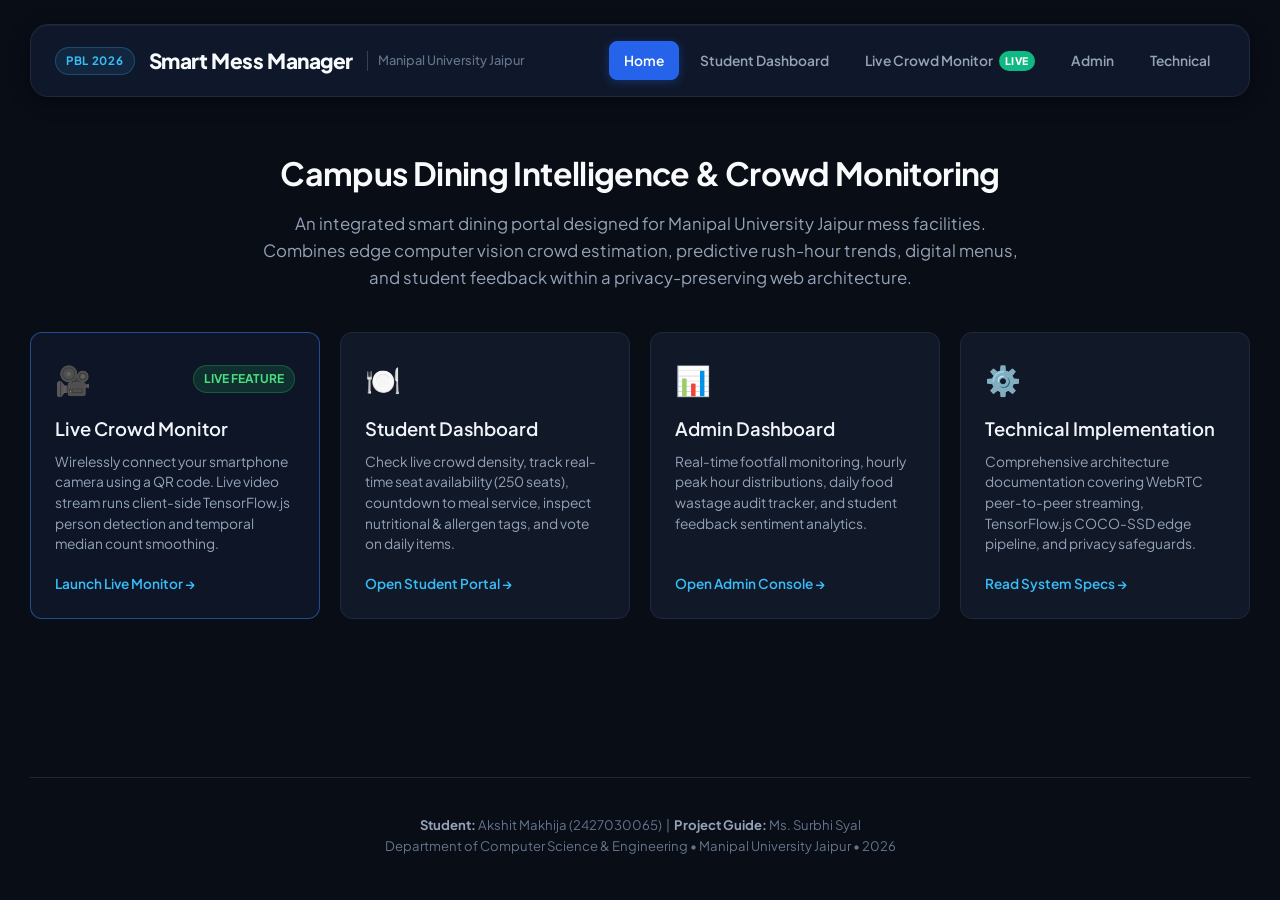
<file: demo/index.html>
<!DOCTYPE html>
<html lang="en">
<head>
    <meta charset="UTF-8">
    <meta name="viewport" content="width=device-width, initial-scale=1.0">
    <title>Smart Mess Manager - Campus Dining Portal</title>
    <link rel="stylesheet" href="styles.css">
    <style>
        .portal-hero {
            text-align: center;
            padding: 32px 16px 40px;
            max-width: 800px;
            margin: 0 auto;
        }
        .portal-hero h2 {
            font-size: 2rem;
            font-weight: 700;
            color: #f8fafc;
            margin-bottom: 12px;
            letter-spacing: -0.02em;
        }
        .portal-hero p {
            font-size: 1.05rem;
            color: #94a3b8;
            line-height: 1.6;
        }
        .portal-grid {
            display: grid;
            grid-template-columns: repeat(auto-fit, minmax(280px, 1fr));
            gap: 20px;
            margin-bottom: 32px;
        }
        .portal-card {
            background: #111827;
            border: 1px solid #1e293b;
            border-radius: 12px;
            padding: 24px;
            display: flex;
            flex-direction: column;
            justify-content: space-between;
            transition: border-color 0.2s, transform 0.15s;
            text-decoration: none;
            color: inherit;
        }
        .portal-card:hover {
            border-color: #3b82f6;
            transform: translateY(-2px);
        }
        .portal-card.highlight {
            border-color: rgba(59, 130, 246, 0.5);
            background: #0d1527;
        }
        .portal-card-top {
            margin-bottom: 18px;
        }
        .portal-icon-row {
            display: flex;
            justify-content: space-between;
            align-items: center;
            margin-bottom: 14px;
        }
        .portal-icon {
            font-size: 1.8rem;
        }
        .portal-card h3 {
            font-size: 1.15rem;
            font-weight: 600;
            color: #f1f5f9;
            margin-bottom: 8px;
        }
        .portal-card p {
            font-size: 0.86rem;
            color: #94a3b8;
            line-height: 1.5;
        }
        .portal-card-btn {
            font-size: 0.85rem;
            font-weight: 600;
            color: #38bdf8;
            display: inline-flex;
            align-items: center;
            gap: 6px;
        }
    </style>
</head>
<body>
    <div class="container">
        <!-- Top Institutional Header -->
        <header class="app-header">
            <div class="header-brand">
                <span class="brand-badge">PBL 2026</span>
                <h1 class="page-title">Smart Mess Manager</h1>
                <span class="campus-tag">Manipal University Jaipur</span>
            </div>
            <nav class="app-nav">
                <a href="index.html" class="nav-link active">Home</a>
                <a href="student-dashboard.html" class="nav-link">Student Dashboard</a>
                <a href="live-crowd.html" class="nav-link">Live Crowd Monitor <span class="nav-badge-live">LIVE</span></a>
                <a href="admin-dashboard.html" class="nav-link">Admin</a>
                <a href="technical.html" class="nav-link">Technical</a>
            </nav>
        </header>

        <main>
            <div class="portal-hero">
                <h2>Campus Dining Intelligence & Crowd Monitoring</h2>
                <p>
                    An integrated smart dining portal designed for Manipal University Jaipur mess facilities. 
                    Combines edge computer vision crowd estimation, predictive rush-hour trends, digital menus, 
                    and student feedback within a privacy-preserving web architecture.
                </p>
            </div>

            <div class="portal-grid">
                <!-- 1. Live Crowd Monitor -->
                <a href="live-crowd.html" class="portal-card highlight">
                    <div class="portal-card-top">
                        <div class="portal-icon-row">
                            <span class="portal-icon">🎥</span>
                            <span class="badge badge-live">LIVE FEATURE</span>
                        </div>
                        <h3>Live Crowd Monitor</h3>
                        <p>
                            Wirelessly connect your smartphone camera using a QR code. Live video stream runs client-side TensorFlow.js person detection and temporal median count smoothing.
                        </p>
                    </div>
                    <span class="portal-card-btn">Launch Live Monitor →</span>
                </a>

                <!-- 2. Student Dashboard -->
                <a href="student-dashboard.html" class="portal-card">
                    <div class="portal-card-top">
                        <div class="portal-icon-row">
                            <span class="portal-icon">🍽️</span>
                        </div>
                        <h3>Student Dashboard</h3>
                        <p>
                            Check live crowd density, track real-time seat availability (250 seats), countdown to meal service, inspect nutritional & allergen tags, and vote on daily items.
                        </p>
                    </div>
                    <span class="portal-card-btn">Open Student Portal →</span>
                </a>

                <!-- 3. Admin Console -->
                <a href="admin-dashboard.html" class="portal-card">
                    <div class="portal-card-top">
                        <div class="portal-icon-row">
                            <span class="portal-icon">📊</span>
                        </div>
                        <h3>Admin Dashboard</h3>
                        <p>
                            Real-time footfall monitoring, hourly peak hour distributions, daily food wastage audit tracker, and student feedback sentiment analytics.
                        </p>
                    </div>
                    <span class="portal-card-btn">Open Admin Console →</span>
                </a>

                <!-- 4. Technical Architecture -->
                <a href="technical.html" class="portal-card">
                    <div class="portal-card-top">
                        <div class="portal-icon-row">
                            <span class="portal-icon">⚙️</span>
                        </div>
                        <h3>Technical Implementation</h3>
                        <p>
                            Comprehensive architecture documentation covering WebRTC peer-to-peer streaming, TensorFlow.js COCO-SSD edge pipeline, and privacy safeguards.
                        </p>
                    </div>
                    <span class="portal-card-btn">Read System Specs →</span>
                </a>
            </div>
        </main>

        <!-- Institutional Footer -->
        <footer class="app-footer">
            <div class="footer-content">
                <p><strong>Student:</strong> Akshit Makhija (2427030065) &nbsp;|&nbsp; <strong>Project Guide:</strong> Ms. Surbhi Syal</p>
                <p>Department of Computer Science & Engineering • Manipal University Jaipur • 2026</p>
            </div>
        </footer>
    </div>
</body>
</html>
</file>
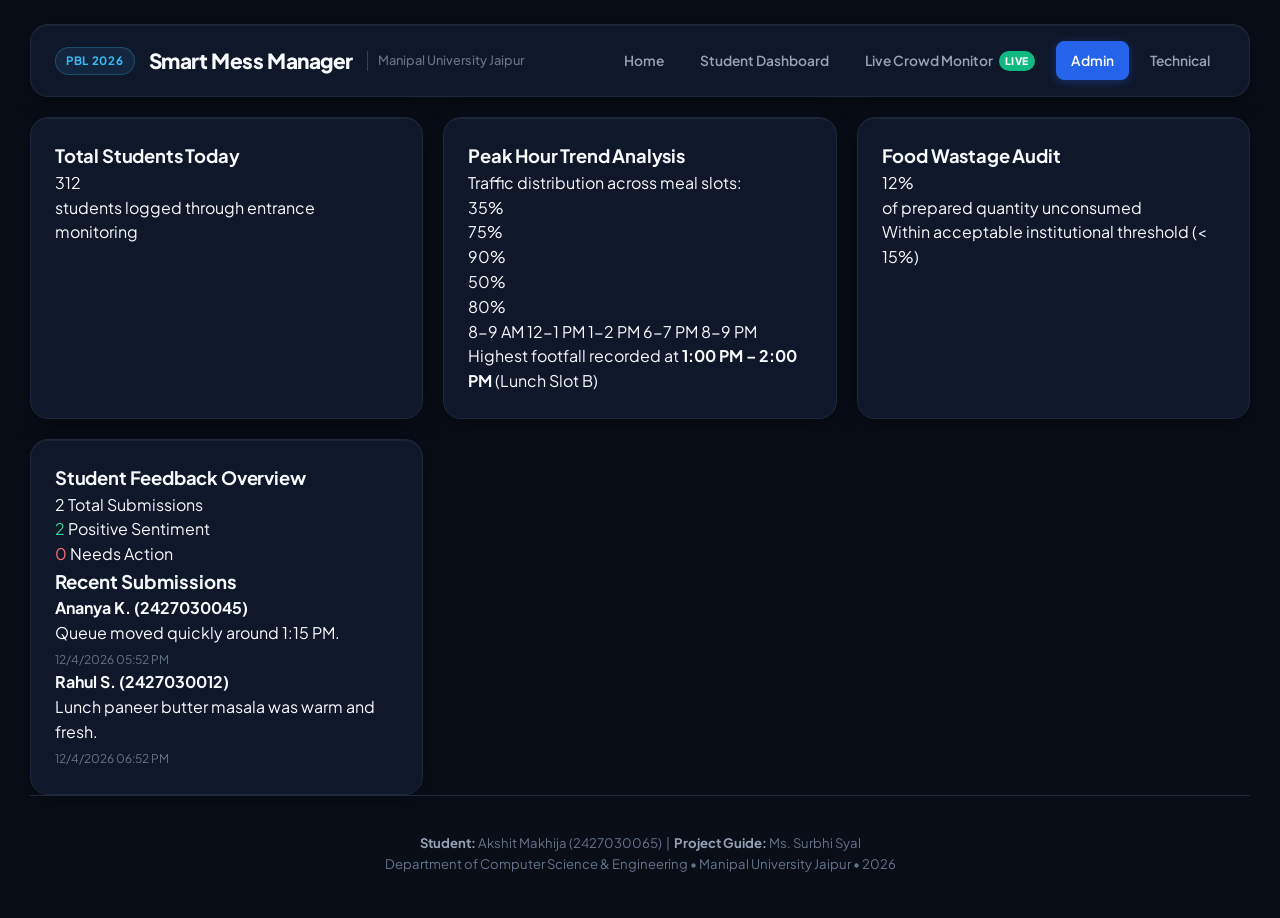
<file: demo/admin-dashboard.html>
<!DOCTYPE html>
<html lang="en">
<head>
    <meta charset="UTF-8">
    <meta name="viewport" content="width=device-width, initial-scale=1.0">
    <title>Admin Dashboard - Smart Mess Manager</title>
    <link rel="stylesheet" href="styles.css">
</head>
<body>
    <div class="container">
        <!-- Top Institutional Header -->
        <header class="app-header">
            <div class="header-brand">
                <span class="brand-badge">PBL 2026</span>
                <h1 class="page-title">Smart Mess Manager</h1>
                <span class="campus-tag">Manipal University Jaipur</span>
            </div>
            <nav class="app-nav">
                <a href="index.html" class="nav-link">Home</a>
                <a href="student-dashboard.html" class="nav-link">Student Dashboard</a>
                <a href="live-crowd.html" class="nav-link">Live Crowd Monitor <span class="nav-badge-live">LIVE</span></a>
                <a href="admin-dashboard.html" class="nav-link active">Admin</a>
                <a href="technical.html" class="nav-link">Technical</a>
            </nav>
        </header>

        <main class="dashboard-content">
            <!-- Total Students Today -->
            <section class="card">
                <h2>Total Students Today</h2>
                <div class="stat-display">
                    <div class="stat-number" id="totalStudents">0</div>
                    <p class="stat-label">students logged through entrance monitoring</p>
                </div>
            </section>

            <!-- Peak Hour Prediction -->
            <section class="card">
                <h2>Peak Hour Trend Analysis</h2>
                <div class="peak-hour">
                    <p class="peak-text">Traffic distribution across meal slots:</p>
                    <div class="peak-chart">
                        <div class="peak-bar" style="height: 35%;" data-hour="8-9 AM">
                            <span class="peak-value">35%</span>
                        </div>
                        <div class="peak-bar" style="height: 75%;" data-hour="12-1 PM">
                            <span class="peak-value">75%</span>
                        </div>
                        <div class="peak-bar" style="height: 90%;" data-hour="1-2 PM">
                            <span class="peak-value">90%</span>
                        </div>
                        <div class="peak-bar" style="height: 50%;" data-hour="6-7 PM">
                            <span class="peak-value">50%</span>
                        </div>
                        <div class="peak-bar" style="height: 80%;" data-hour="8-9 PM">
                            <span class="peak-value">80%</span>
                        </div>
                    </div>
                    <div class="peak-labels">
                        <span>8-9 AM</span>
                        <span>12-1 PM</span>
                        <span>1-2 PM</span>
                        <span>6-7 PM</span>
                        <span>8-9 PM</span>
                    </div>
                    <p class="peak-summary">Highest footfall recorded at <strong>1:00 PM – 2:00 PM</strong> (Lunch Slot B)</p>
                </div>
            </section>

            <!-- Food Wastage Percentage -->
            <section class="card">
                <h2>Food Wastage Audit</h2>
                <div class="wastage-display">
                    <div class="wastage-circle">
                        <div class="wastage-percentage" id="wastagePercent">12%</div>
                        <div class="wastage-label">of prepared quantity unconsumed</div>
                    </div>
                    <div class="wastage-bar">
                        <div class="wastage-fill" style="width: 12%;"></div>
                    </div>
                    <p class="wastage-note">Within acceptable institutional threshold (< 15%)</p>
                </div>
            </section>

            <!-- Feedback Overview -->
            <section class="card">
                <h2>Student Feedback Overview</h2>
                <div class="feedback-overview">
                    <div class="feedback-stats">
                        <div class="feedback-stat">
                            <span class="stat-value" id="totalFeedback">0</span>
                            <span class="stat-desc">Total Submissions</span>
                        </div>
                        <div class="feedback-stat">
                            <span class="stat-value" id="positiveFeedback" style="color:#34d399;">0</span>
                            <span class="stat-desc">Positive Sentiment</span>
                        </div>
                        <div class="feedback-stat">
                            <span class="stat-value" id="negativeFeedback" style="color:#f87171;">0</span>
                            <span class="stat-desc">Needs Action</span>
                        </div>
                    </div>
                    <div class="recent-feedback" id="recentFeedback">
                        <h3>Recent Submissions</h3>
                        <div class="feedback-list" id="feedbackList">
                            <p class="no-feedback">Loading feedback data...</p>
                        </div>
                    </div>
                </div>
            </section>
        </main>

        <!-- Institutional Footer -->
        <footer class="app-footer">
            <div class="footer-content">
                <p><strong>Student:</strong> Akshit Makhija (2427030065) &nbsp;|&nbsp; <strong>Project Guide:</strong> Ms. Surbhi Syal</p>
                <p>Department of Computer Science & Engineering • Manipal University Jaipur • 2026</p>
            </div>
        </footer>
    </div>

    <script src="script.js"></script>
</body>
</html>
</file>
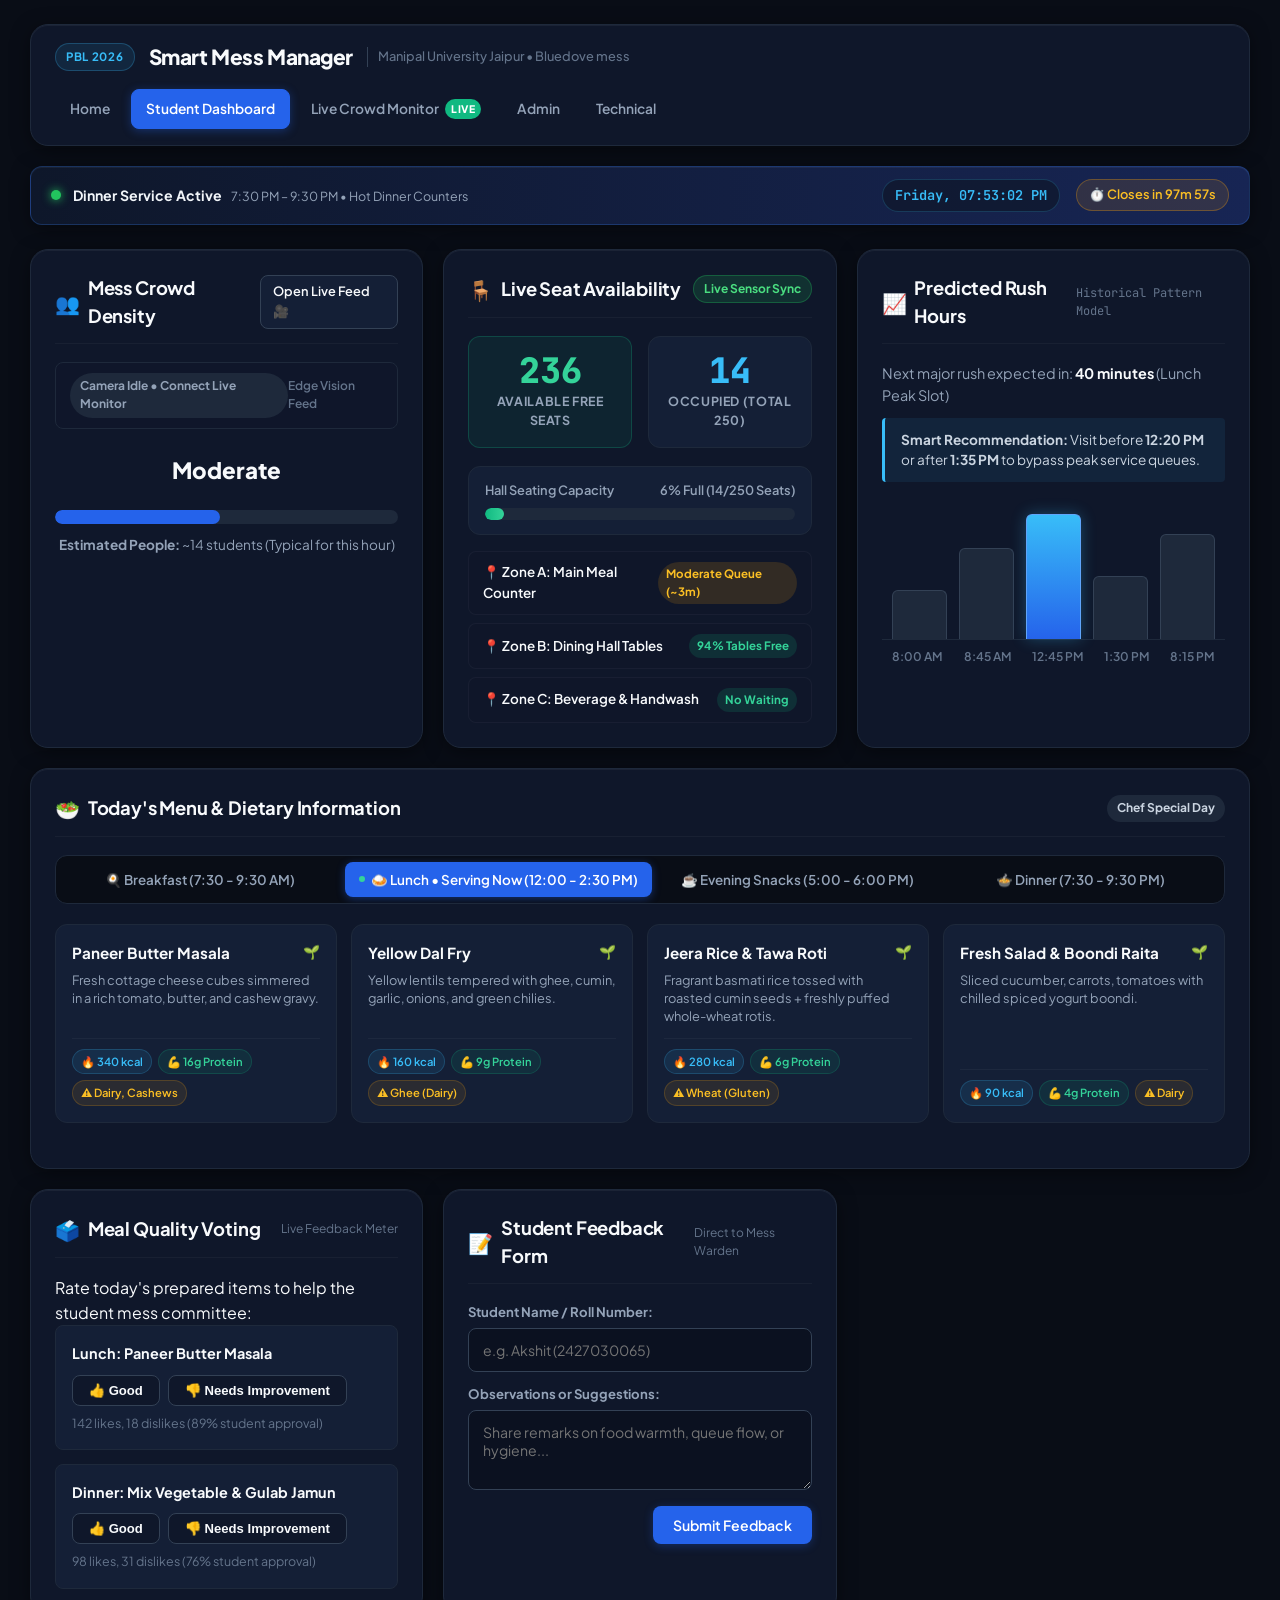
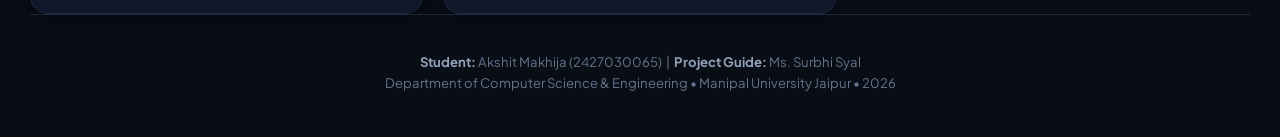
<file: demo/student-dashboard.html>
<!DOCTYPE html>
<html lang="en">
<head>
    <meta charset="UTF-8">
    <meta name="viewport" content="width=device-width, initial-scale=1.0">
    <title>Student Dining Dashboard - Smart Mess Manager</title>
    <link rel="stylesheet" href="styles.css">
</head>
<body>
    <div class="container">
        <!-- Top Institutional Header -->
        <header class="app-header">
            <div class="header-brand">
                <span class="brand-badge">PBL 2026</span>
                <h1 class="page-title">Smart Mess Manager</h1>
                <span class="campus-tag">Manipal University Jaipur • Bluedove mess</span>
            </div>
            <nav class="app-nav">
                <a href="index.html" class="nav-link">Home</a>
                <a href="student-dashboard.html" class="nav-link active">Student Dashboard</a>
                <a href="live-crowd.html" class="nav-link">Live Crowd Monitor <span class="nav-badge-live">LIVE</span></a>
                <a href="admin-dashboard.html" class="nav-link">Admin</a>
                <a href="technical.html" class="nav-link">Technical</a>
            </nav>
        </header>

        <!-- FEATURE 4: Real-Time Meal Service Countdown & Campus Live Clock -->
        <div class="campus-live-ticker" id="serviceCountdownBanner">
            <div class="ticker-left">
                <span class="ticker-pulse"></span>
                <div>
                    <span class="ticker-status-text" id="serviceStatusTitle">Lunch Service Active</span>
                    <span class="ticker-status-sub" id="serviceTimingSub">12:00 PM – 2:30 PM • Main Hall Counters Open</span>
                </div>
            </div>
            <div class="ticker-right">
                <div class="campus-clock" id="campusLiveClock">--:-- --</div>
                <div class="meal-countdown-pill" id="mealCountdownTimer">⏱️ Closes in --m --s</div>
            </div>
        </div>

        <main class="dashboard-content">

            <!-- Card 1: Current Crowd Level & Live Camera Sync -->
            <section class="card">
                <div class="card-header-row">
                    <h2>
                        <span class="card-title-icon">👥</span>
                        <span>Mess Crowd Density</span>
                    </h2>
                    <a href="live-crowd.html" class="btn btn-sm btn-secondary">Open Live Feed 🎥</a>
                </div>

                <div class="live-crowd-sync-banner" style="background: rgba(15, 23, 42, 0.6); border: 1px solid var(--border-subtle); border-radius: var(--radius-sm); padding: 10px 14px; margin-bottom: 16px; display:flex; justify-content:space-between; align-items:center;">
                    <div id="liveSyncBadge" class="badge">
                        <span>Checking Camera Sensor...</span>
                    </div>
                    <span style="font-size:0.75rem; color:#64748b; font-weight:600;">Edge Vision Feed</span>
                </div>

                <div class="crowd-level" id="crowdLevel" style="text-align:center;">
                    <span class="crowd-indicator moderate" id="crowdIndicator" style="display:inline-block; font-size:1.4rem; font-weight:800; padding:8px 24px; border-radius:6px; margin-bottom:14px;">Moderate</span>
                    <div class="crowd-bar" style="width:100%; height:14px; background:#1e293b; border-radius:7px; overflow:hidden; margin-bottom:10px;">
                        <div class="crowd-fill" id="crowdFill" style="height:100%; background:#2563eb; width:50%; transition:width 0.5s ease; border-radius:7px;"></div>
                    </div>
                    <div class="live-estimate-meta" id="liveCrowdMeta" style="font-size:0.85rem; color:var(--text-muted);">
                        <strong>Estimated People:</strong> ~12 students (Typical for this hour)
                    </div>
                </div>
            </section>

            <!-- FEATURE 1: Live Seat Availability & Zone Density (Directly linked to Live Camera) -->
            <section class="card">
                <div class="card-header-row">
                    <h2>
                        <span class="card-title-icon">🪑</span>
                        <span>Live Seat Availability</span>
                    </h2>
                    <span class="badge badge-live">Live Sensor Sync</span>
                </div>

                <div class="seats-overview-grid">
                    <div class="seat-stat-box highlight-available">
                        <div class="seat-stat-num" id="availableSeatsCount">236</div>
                        <div class="seat-stat-label">Available Free Seats</div>
                    </div>
                    <div class="seat-stat-box">
                        <div class="seat-stat-num" id="occupiedSeatsCount" style="color:#38bdf8;">14</div>
                        <div class="seat-stat-label">Occupied (Total 250)</div>
                    </div>
                </div>

                <!-- Seating Capacity Meter -->
                <div class="capacity-progress-wrapper">
                    <div class="capacity-progress-header">
                        <span>Hall Seating Capacity</span>
                        <span id="capacityPercentText">6% Full</span>
                    </div>
                    <div class="capacity-meter-bar">
                        <div class="capacity-meter-fill low" id="capacityMeterFill" style="width: 6%;"></div>
                    </div>
                </div>

                <!-- Zone Breakdown -->
                <div class="zones-list">
                    <div class="zone-row">
                        <span class="zone-name">📍 Zone A: Main Meal Counter</span>
                        <span class="zone-tag fast" id="zoneATag">Low Queue (Fast)</span>
                    </div>
                    <div class="zone-row">
                        <span class="zone-name">📍 Zone B: Dining Hall Tables</span>
                        <span class="zone-tag fast" id="zoneBTag">94% Tables Free</span>
                    </div>
                    <div class="zone-row">
                        <span class="zone-name">📍 Zone C: Beverage & Handwash</span>
                        <span class="zone-tag fast">No Waiting</span>
                    </div>
                </div>
            </section>

            <!-- Card 3: Predicted Rush Time & Traffic Distribution -->
            <section class="card">
                <div class="card-header-row">
                    <h2>
                        <span class="card-title-icon">📈</span>
                        <span>Predicted Rush Hours</span>
                    </h2>
                    <span style="font-size:0.75rem; color:var(--text-dim); font-family:var(--font-mono);">Historical Pattern Model</span>
                </div>

                <div class="rush-time">
                    <p class="rush-text" id="rushTime" style="margin-bottom:12px; font-size:0.9rem; color:var(--text-muted);">
                        Next major rush expected in: <strong style="color:var(--text-main);">40 minutes</strong> (Lunch Peak Slot)
                    </p>

                    <div class="rush-recommendation-box">
                        <strong>Smart Recommendation:</strong> Visit before <strong>12:20 PM</strong> or after <strong>1:35 PM</strong> to bypass peak service queues.
                    </div>

                    <div class="simple-chart">
                        <div class="chart-bar" style="height: 35%;" title="8:00 AM (Breakfast)"></div>
                        <div class="chart-bar" style="height: 65%;" title="8:45 AM (Breakfast Peak)"></div>
                        <div class="chart-bar active" style="height: 90%;" title="12:45 PM (Lunch Rush)"></div>
                        <div class="chart-bar" style="height: 45%;" title="1:30 PM (Lunch Taper)"></div>
                        <div class="chart-bar" style="height: 75%;" title="8:15 PM (Dinner Rush)"></div>
                    </div>
                    <div class="chart-labels">
                        <span>8:00 AM</span>
                        <span>8:45 AM</span>
                        <span>12:45 PM</span>
                        <span>1:30 PM</span>
                        <span>8:15 PM</span>
                    </div>
                </div>
            </section>

            <!-- FEATURE 3: Interactive Today's Menu with Tabs, Nutrition & Allergen Tags -->
            <section class="card" style="grid-column: 1 / -1;">
                <div class="card-header-row">
                    <h2>
                        <span class="card-title-icon">🥗</span>
                        <span>Today's Menu & Dietary Information</span>
                    </h2>
                    <span class="badge" style="background:#1e293b; color:#cbd5e1;">Chef Special Day</span>
                </div>

                <!-- Interactive Meal Slot Selector Tabs -->
                <div class="meal-tab-bar">
                    <button type="button" class="meal-tab-btn" onclick="switchMealTab('breakfast')">
                        <span>🍳 Breakfast (7:30 - 9:30 AM)</span>
                    </button>
                    <button type="button" class="meal-tab-btn active" onclick="switchMealTab('lunch')">
                        <span class="meal-active-indicator"></span>
                        <span>🍛 Lunch • Serving Now (12:00 - 2:30 PM)</span>
                    </button>
                    <button type="button" class="meal-tab-btn" onclick="switchMealTab('snacks')">
                        <span>☕ Evening Snacks (5:00 - 6:00 PM)</span>
                    </button>
                    <button type="button" class="meal-tab-btn" onclick="switchMealTab('dinner')">
                        <span>🍲 Dinner (7:30 - 9:30 PM)</span>
                    </button>
                </div>

                <div class="meal-panel-container">
                    <!-- Tab 1: Breakfast Pane -->
                    <div class="meal-slot-pane" id="pane-breakfast">
                        <div class="dish-card-grid">
                            <div class="dish-card">
                                <div>
                                    <div class="dish-name-row">
                                        <span class="dish-title">Indori Poha</span>
                                        <span class="diet-icon" title="Vegetarian">🌱</span>
                                    </div>
                                    <p class="dish-desc">Flattened rice tempered with mustard seeds, curry leaves, roasted peanuts & lemon.</p>
                                </div>
                                <div class="nutrition-tags-row">
                                    <span class="chip chip-cal">🔥 240 kcal</span>
                                    <span class="chip chip-protein">💪 5g Protein</span>
                                    <span class="chip chip-allergen">⚠️ Peanuts</span>
                                </div>
                            </div>
                            <div class="dish-card">
                                <div>
                                    <div class="dish-name-row">
                                        <span class="dish-title">Aloo Stuffed Paratha</span>
                                        <span class="diet-icon" title="Vegetarian">🌱</span>
                                    </div>
                                    <p class="dish-desc">Crisp whole wheat flatbread stuffed with spiced mashed potatoes, served with fresh curd.</p>
                                </div>
                                <div class="nutrition-tags-row">
                                    <span class="chip chip-cal">🔥 320 kcal</span>
                                    <span class="chip chip-protein">💪 8g Protein</span>
                                    <span class="chip chip-allergen">⚠️ Gluten, Dairy</span>
                                </div>
                            </div>
                            <div class="dish-card">
                                <div>
                                    <div class="dish-name-row">
                                        <span class="dish-title">Masala Chai / Filter Coffee</span>
                                        <span class="diet-icon" title="Beverage">☕</span>
                                    </div>
                                    <p class="dish-desc">Freshly brewed ginger-cardamom tea or south Indian style filter coffee.</p>
                                </div>
                                <div class="nutrition-tags-row">
                                    <span class="chip chip-cal">🔥 85 kcal</span>
                                    <span class="chip chip-allergen">⚠️ Milk</span>
                                </div>
                            </div>
                        </div>
                    </div>

                    <!-- Tab 2: Lunch Pane (Active Default) -->
                    <div class="meal-slot-pane active" id="pane-lunch">
                        <div class="dish-card-grid">
                            <div class="dish-card">
                                <div>
                                    <div class="dish-name-row">
                                        <span class="dish-title">Paneer Butter Masala</span>
                                        <span class="diet-icon" title="Vegetarian">🌱</span>
                                    </div>
                                    <p class="dish-desc">Fresh cottage cheese cubes simmered in a rich tomato, butter, and cashew gravy.</p>
                                </div>
                                <div class="nutrition-tags-row">
                                    <span class="chip chip-cal">🔥 340 kcal</span>
                                    <span class="chip chip-protein">💪 16g Protein</span>
                                    <span class="chip chip-allergen">⚠️ Dairy, Cashews</span>
                                </div>
                            </div>

                            <div class="dish-card">
                                <div>
                                    <div class="dish-name-row">
                                        <span class="dish-title">Yellow Dal Fry</span>
                                        <span class="diet-icon" title="Vegetarian">🌱</span>
                                    </div>
                                    <p class="dish-desc">Yellow lentils tempered with ghee, cumin, garlic, onions, and green chilies.</p>
                                </div>
                                <div class="nutrition-tags-row">
                                    <span class="chip chip-cal">🔥 160 kcal</span>
                                    <span class="chip chip-protein">💪 9g Protein</span>
                                    <span class="chip chip-allergen">⚠️ Ghee (Dairy)</span>
                                </div>
                            </div>

                            <div class="dish-card">
                                <div>
                                    <div class="dish-name-row">
                                        <span class="dish-title">Jeera Rice & Tawa Roti</span>
                                        <span class="diet-icon" title="Vegetarian">🌱</span>
                                    </div>
                                    <p class="dish-desc">Fragrant basmati rice tossed with roasted cumin seeds + freshly puffed whole-wheat rotis.</p>
                                </div>
                                <div class="nutrition-tags-row">
                                    <span class="chip chip-cal">🔥 280 kcal</span>
                                    <span class="chip chip-protein">💪 6g Protein</span>
                                    <span class="chip chip-allergen">⚠️ Wheat (Gluten)</span>
                                </div>
                            </div>

                            <div class="dish-card">
                                <div>
                                    <div class="dish-name-row">
                                        <span class="dish-title">Fresh Salad & Boondi Raita</span>
                                        <span class="diet-icon" title="Vegetarian">🌱</span>
                                    </div>
                                    <p class="dish-desc">Sliced cucumber, carrots, tomatoes with chilled spiced yogurt boondi.</p>
                                </div>
                                <div class="nutrition-tags-row">
                                    <span class="chip chip-cal">🔥 90 kcal</span>
                                    <span class="chip chip-protein">💪 4g Protein</span>
                                    <span class="chip chip-allergen">⚠️ Dairy</span>
                                </div>
                            </div>
                        </div>
                    </div>

                    <!-- Tab 3: Snacks Pane -->
                    <div class="meal-slot-pane" id="pane-snacks">
                        <div class="dish-card-grid">
                            <div class="dish-card">
                                <div>
                                    <div class="dish-name-row">
                                        <span class="dish-title">Vegetable Samosa</span>
                                        <span class="diet-icon" title="Vegetarian">🌱</span>
                                    </div>
                                    <p class="dish-desc">Crispy golden pastry stuffed with spiced potatoes and green peas, served with mint chutney.</p>
                                </div>
                                <div class="nutrition-tags-row">
                                    <span class="chip chip-cal">🔥 210 kcal</span>
                                    <span class="chip chip-protein">💪 4g Protein</span>
                                    <span class="chip chip-allergen">⚠️ Gluten</span>
                                </div>
                            </div>
                            <div class="dish-card">
                                <div>
                                    <div class="dish-name-row">
                                        <span class="dish-title">Hot Adrak Chai</span>
                                        <span class="diet-icon" title="Beverage">☕</span>
                                    </div>
                                    <p class="dish-desc">Evening ginger tea brewed fresh with milk and spices.</p>
                                </div>
                                <div class="nutrition-tags-row">
                                    <span class="chip chip-cal">🔥 75 kcal</span>
                                    <span class="chip chip-allergen">⚠️ Milk</span>
                                </div>
                            </div>
                        </div>
                    </div>

                    <!-- Tab 4: Dinner Pane -->
                    <div class="meal-slot-pane" id="pane-dinner">
                        <div class="dish-card-grid">
                            <div class="dish-card">
                                <div>
                                    <div class="dish-name-row">
                                        <span class="dish-title">Dal Tadka & Mix Vegetable</span>
                                        <span class="diet-icon" title="Vegetarian">🌱</span>
                                    </div>
                                    <p class="dish-desc">Slow-cooked arhar dal with dry spicy seasonal mixed vegetables.</p>
                                </div>
                                <div class="nutrition-tags-row">
                                    <span class="chip chip-cal">🔥 280 kcal</span>
                                    <span class="chip chip-protein">💪 11g Protein</span>
                                </div>
                            </div>
                            <div class="dish-card">
                                <div>
                                    <div class="dish-name-row">
                                        <span class="dish-title">Steamed Rice & Phulka Roti</span>
                                        <span class="diet-icon" title="Vegetarian">🌱</span>
                                    </div>
                                    <p class="dish-desc">Light dinner staple served hot with ghee brushing.</p>
                                </div>
                                <div class="nutrition-tags-row">
                                    <span class="chip chip-cal">🔥 260 kcal</span>
                                    <span class="chip chip-allergen">⚠️ Wheat</span>
                                </div>
                            </div>
                            <div class="dish-card">
                                <div>
                                    <div class="dish-name-row">
                                        <span class="dish-title">Gulab Jamun (2 pcs)</span>
                                        <span class="diet-icon" title="Dessert">🍯</span>
                                    </div>
                                    <p class="dish-desc">Warm milk-solid dumplings soaked in rose and cardamom sugar syrup.</p>
                                </div>
                                <div class="nutrition-tags-row">
                                    <span class="chip chip-cal">🔥 290 kcal</span>
                                    <span class="chip chip-allergen">⚠️ Dairy, Gluten</span>
                                </div>
                            </div>
                        </div>
                    </div>
                </div>
            </section>

            <!-- Card 5: Food Quality Voting -->
            <section class="card">
                <div class="card-header-row">
                    <h2>
                        <span class="card-title-icon">🗳️</span>
                        <span>Meal Quality Voting</span>
                    </h2>
                    <span style="font-size:0.75rem; color:var(--text-dim);">Live Feedback Meter</span>
                </div>
                <p class="vote-description">Rate today's prepared items to help the student mess committee:</p>
                <div class="voting-section">
                    <div class="vote-item">
                        <span>Lunch: Paneer Butter Masala</span>
                        <div class="vote-buttons">
                            <button type="button" class="btn-vote btn-like" onclick="vote('paneer', 'like')">👍 Good</button>
                            <button type="button" class="btn-vote btn-dislike" onclick="vote('paneer', 'dislike')">👎 Needs Improvement</button>
                        </div>
                        <div class="vote-count" id="vote-paneer">Loading ratings...</div>
                    </div>

                    <div class="vote-item">
                        <span>Dinner: Mix Vegetable & Gulab Jamun</span>
                        <div class="vote-buttons">
                            <button type="button" class="btn-vote btn-like" onclick="vote('vegetable', 'like')">👍 Good</button>
                            <button type="button" class="btn-vote btn-dislike" onclick="vote('vegetable', 'dislike')">👎 Needs Improvement</button>
                        </div>
                        <div class="vote-count" id="vote-vegetable">Loading ratings...</div>
                    </div>
                </div>
            </section>

            <!-- Card 6: Student Feedback Form -->
            <section class="card">
                <div class="card-header-row">
                    <h2>
                        <span class="card-title-icon">📝</span>
                        <span>Student Feedback Form</span>
                    </h2>
                    <span style="font-size:0.75rem; color:var(--text-dim);">Direct to Mess Warden</span>
                </div>
                <form class="feedback-form" id="feedbackForm" onsubmit="submitFeedback(event)">
                    <div class="form-group">
                        <label for="feedbackName">Student Name / Roll Number:</label>
                        <input type="text" id="feedbackName" name="name" placeholder="e.g. Akshit (2427030065)" required>
                    </div>
                    <div class="form-group">
                        <label for="feedbackMessage">Observations or Suggestions:</label>
                        <textarea id="feedbackMessage" name="message" rows="3" placeholder="Share remarks on food warmth, queue flow, or hygiene..." required></textarea>
                    </div>
                    <div style="display:flex; justify-content: flex-end; margin-top: 4px;">
                        <button type="submit" class="btn btn-primary">Submit Feedback</button>
                    </div>
                </form>
                <div id="feedbackSuccess" class="success-message" style="display: none; margin-top: 12px;">
                    ✓ Thank you! Your feedback has been recorded for the mess warden.
                </div>
            </section>

        </main>

        <!-- Institutional Footer -->
        <footer class="app-footer">
            <div class="footer-content">
                <p><strong>Student:</strong> Akshit Makhija (2427030065) &nbsp;|&nbsp; <strong>Project Guide:</strong> Ms. Surbhi Syal</p>
                <p>Department of Computer Science & Engineering • Manipal University Jaipur • 2026</p>
            </div>
        </footer>
    </div>

    <script src="script.js"></script>
</body>
</html>
</file>
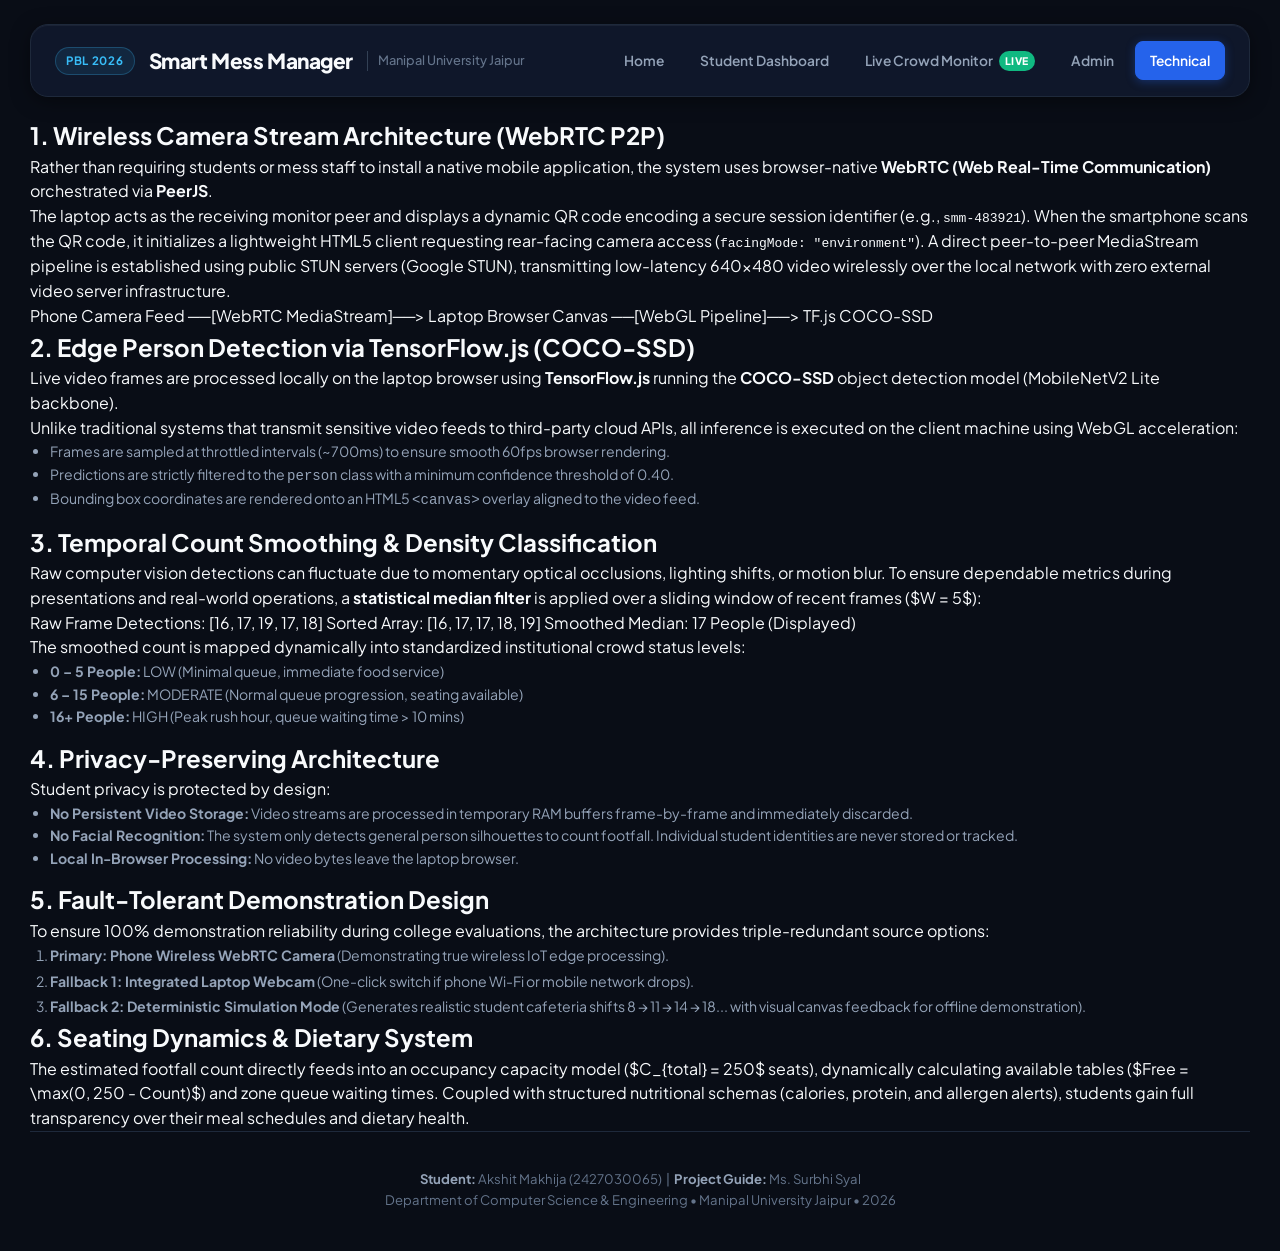
<file: demo/technical.html>
<!DOCTYPE html>
<html lang="en">
<head>
    <meta charset="UTF-8">
    <meta name="viewport" content="width=device-width, initial-scale=1.0">
    <title>Technical Implementation - Smart Mess Manager</title>
    <link rel="stylesheet" href="styles.css">
</head>
<body>
    <div class="container">
        <!-- Top Institutional Header -->
        <header class="app-header">
            <div class="header-brand">
                <span class="brand-badge">PBL 2026</span>
                <h1 class="page-title">Smart Mess Manager</h1>
                <span class="campus-tag">Manipal University Jaipur</span>
            </div>
            <nav class="app-nav">
                <a href="index.html" class="nav-link">Home</a>
                <a href="student-dashboard.html" class="nav-link">Student Dashboard</a>
                <a href="live-crowd.html" class="nav-link">Live Crowd Monitor <span class="nav-badge-live">LIVE</span></a>
                <a href="admin-dashboard.html" class="nav-link">Admin</a>
                <a href="technical.html" class="nav-link active">Technical</a>
            </nav>
        </header>

        <main class="technical-content">
            <!-- Section 1: WebRTC Streaming -->
            <section class="tech-section">
                <h2>1. Wireless Camera Stream Architecture (WebRTC P2P)</h2>
                <p>
                    Rather than requiring students or mess staff to install a native mobile application, the system uses 
                    browser-native <strong>WebRTC (Web Real-Time Communication)</strong> orchestrated via <strong>PeerJS</strong>.
                </p>
                <p>
                    The laptop acts as the receiving monitor peer and displays a dynamic QR code encoding a secure session 
                    identifier (e.g., <code>smm-483921</code>). When the smartphone scans the QR code, it initializes a lightweight 
                    HTML5 client requesting rear-facing camera access (<code>facingMode: "environment"</code>). 
                    A direct peer-to-peer MediaStream pipeline is established using public STUN servers (Google STUN), transmitting 
                    low-latency 640×480 video wirelessly over the local network with zero external video server infrastructure.
                </p>
                <div class="tech-code-box">
Phone Camera Feed ──[WebRTC MediaStream]──> Laptop Browser Canvas ──[WebGL Pipeline]──> TF.js COCO-SSD
                </div>
            </section>

            <!-- Section 2: TensorFlow.js Detection -->
            <section class="tech-section">
                <h2>2. Edge Person Detection via TensorFlow.js (COCO-SSD)</h2>
                <p>
                    Live video frames are processed locally on the laptop browser using <strong>TensorFlow.js</strong> running 
                    the <strong>COCO-SSD</strong> object detection model (MobileNetV2 Lite backbone). 
                </p>
                <p>
                    Unlike traditional systems that transmit sensitive video feeds to third-party cloud APIs, all inference is 
                    executed on the client machine using WebGL acceleration:
                </p>
                <ul style="color: #94a3b8; margin-left: 20px; margin-bottom: 12px; font-size: 0.88rem; line-height: 1.6;">
                    <li>Frames are sampled at throttled intervals (~700ms) to ensure smooth 60fps browser rendering.</li>
                    <li>Predictions are strictly filtered to the <code>person</code> class with a minimum confidence threshold of 0.40.</li>
                    <li>Bounding box coordinates are rendered onto an HTML5 <code>&lt;canvas&gt;</code> overlay aligned to the video feed.</li>
                </ul>
            </section>

            <!-- Section 3: Count Smoothing Algorithm -->
            <section class="tech-section">
                <h2>3. Temporal Count Smoothing & Density Classification</h2>
                <p>
                    Raw computer vision detections can fluctuate due to momentary optical occlusions, lighting shifts, or motion blur. 
                    To ensure dependable metrics during presentations and real-world operations, a <strong>statistical median filter</strong> 
                    is applied over a sliding window of recent frames ($W = 5$):
                </p>
                <div class="tech-code-box">
Raw Frame Detections: [16, 17, 19, 17, 18]
Sorted Array:         [16, 17, 17, 18, 19]
Smoothed Median:      17 People (Displayed)
                </div>
                <p>
                    The smoothed count is mapped dynamically into standardized institutional crowd status levels:
                </p>
                <ul style="color: #94a3b8; margin-left: 20px; margin-bottom: 12px; font-size: 0.88rem; line-height: 1.6;">
                    <li><strong>0 – 5 People:</strong> LOW (Minimal queue, immediate food service)</li>
                    <li><strong>6 – 15 People:</strong> MODERATE (Normal queue progression, seating available)</li>
                    <li><strong>16+ People:</strong> HIGH (Peak rush hour, queue waiting time &gt; 10 mins)</li>
                </ul>
            </section>

            <!-- Section 4: Privacy Architecture -->
            <section class="tech-section">
                <h2>4. Privacy-Preserving Architecture</h2>
                <p>
                    Student privacy is protected by design:
                </p>
                <ul style="color: #94a3b8; margin-left: 20px; margin-bottom: 12px; font-size: 0.88rem; line-height: 1.6;">
                    <li><strong>No Persistent Video Storage:</strong> Video streams are processed in temporary RAM buffers frame-by-frame and immediately discarded.</li>
                    <li><strong>No Facial Recognition:</strong> The system only detects general person silhouettes to count footfall. Individual student identities are never stored or tracked.</li>
                    <li><strong>Local In-Browser Processing:</strong> No video bytes leave the laptop browser.</li>
                </ul>
            </section>

            <!-- Section 5: Triple-Mode Fault Tolerance -->
            <section class="tech-section">
                <h2>5. Fault-Tolerant Demonstration Design</h2>
                <p>
                    To ensure 100% demonstration reliability during college evaluations, the architecture provides 
                    triple-redundant source options:
                </p>
                <ol style="color: #94a3b8; margin-left: 20px; font-size: 0.88rem; line-height: 1.8;">
                    <li><strong>Primary: Phone Wireless WebRTC Camera</strong> (Demonstrating true wireless IoT edge processing).</li>
                    <li><strong>Fallback 1: Integrated Laptop Webcam</strong> (One-click switch if phone Wi-Fi or mobile network drops).</li>
                    <li><strong>Fallback 2: Deterministic Simulation Mode</strong> (Generates realistic student cafeteria shifts 8 → 11 → 14 → 18... with visual canvas feedback for offline demonstration).</li>
                </ol>
            </section>

            <!-- Section 6: Seating Dynamics & Dietary System -->
            <section class="tech-section">
                <h2>6. Seating Dynamics & Dietary System</h2>
                <p>
                    The estimated footfall count directly feeds into an occupancy capacity model ($C_{total} = 250$ seats), 
                    dynamically calculating available tables ($Free = \max(0, 250 - Count)$) and zone queue waiting times. 
                    Coupled with structured nutritional schemas (calories, protein, and allergen alerts), students gain 
                    full transparency over their meal schedules and dietary health.
                </p>
            </section>
        </main>

        <!-- Institutional Footer -->
        <footer class="app-footer">
            <div class="footer-content">
                <p><strong>Student:</strong> Akshit Makhija (2427030065) &nbsp;|&nbsp; <strong>Project Guide:</strong> Ms. Surbhi Syal</p>
                <p>Department of Computer Science & Engineering • Manipal University Jaipur • 2026</p>
            </div>
        </footer>
    </div>
</body>
</html>
</file>
<file: demo/styles.css>
/* ==========================================================================
   Smart Mess Manager - Production University Design System
   Aesthetic: Polished, modern institutional campus dashboard.
   Typography: Plus Jakarta Sans & Inter.
   Layout: Modern Bento-grid with live capacity meters and meal tabs.
   ========================================================================== */

@import url('https://fonts.googleapis.com/css2?family=Plus+Jakarta+Sans:wght@400;500;600;700;800&family=Inter:wght@400;500;600;700&family=JetBrains+Mono:wght@500;700&display=swap');

:root {
    /* Color Palette */
    --bg-main: #090d16;
    --bg-card: #0f172a;
    --bg-card-subtle: #141f36;
    --bg-input: #0b1120;
    --border-subtle: #1e293b;
    --border-medium: #334155;
    --border-hover: #475569;
    --border-accent: rgba(59, 130, 246, 0.4);

    --text-main: #f8fafc;
    --text-muted: #94a3b8;
    --text-dim: #64748b;

    --color-primary: #2563eb;
    --color-primary-hover: #1d4ed8;
    --color-accent: #38bdf8;
    --color-indigo: #6366f1;
    --color-success: #10b981;
    --color-warning: #f59e0b;
    --color-danger: #ef4444;

    --font-sans: 'Plus Jakarta Sans', -apple-system, BlinkMacSystemFont, 'Inter', sans-serif;
    --font-mono: 'JetBrains Mono', ui-monospace, SFMono-Regular, monospace;

    --radius-sm: 8px;
    --radius-md: 12px;
    --radius-lg: 18px;
    --radius-pill: 9999px;

    --shadow-card: 0 4px 20px -2px rgba(0, 0, 0, 0.5), inset 0 1px 0 rgba(255, 255, 255, 0.05);
    --shadow-glow: 0 0 25px -5px rgba(59, 130, 246, 0.3);
}

* {
    margin: 0;
    padding: 0;
    box-sizing: border-box;
}

body {
    font-family: var(--font-sans);
    background-color: var(--bg-main);
    color: var(--text-main);
    min-height: 100vh;
    line-height: 1.55;
    -webkit-font-smoothing: antialiased;
    -moz-osx-font-smoothing: grayscale;
}

.container {
    max-width: 1260px;
    margin: 0 auto;
    padding: 24px 20px;
    min-height: 100vh;
    display: flex;
    flex-direction: column;
}

/* ==========================================================================
   2. HEADER & INSTITUTIONAL BRANDING
   ========================================================================== */
.app-header {
    background: var(--bg-card);
    border: 1px solid var(--border-subtle);
    border-radius: var(--radius-lg);
    padding: 16px 24px;
    margin-bottom: 20px;
    box-shadow: var(--shadow-card);
    display: flex;
    justify-content: space-between;
    align-items: center;
    flex-wrap: wrap;
    gap: 16px;
}

.header-brand {
    display: flex;
    align-items: center;
    gap: 14px;
    flex-wrap: wrap;
}

.brand-badge {
    background: rgba(56, 189, 248, 0.1);
    color: var(--color-accent);
    font-size: 0.72rem;
    font-weight: 700;
    padding: 4px 10px;
    border-radius: var(--radius-pill);
    letter-spacing: 0.06em;
    border: 1px solid rgba(56, 189, 248, 0.25);
    text-transform: uppercase;
}

.page-title, .main-title {
    font-size: 1.3rem;
    font-weight: 800;
    color: var(--text-main);
    letter-spacing: -0.02em;
    margin: 0;
}

.campus-tag {
    font-size: 0.8rem;
    color: var(--text-dim);
    padding-left: 10px;
    border-left: 1px solid var(--border-medium);
    font-weight: 500;
}

.app-nav {
    display: flex;
    gap: 6px;
    align-items: center;
    flex-wrap: wrap;
}

.nav-link {
    color: var(--text-muted);
    text-decoration: none;
    padding: 8px 14px;
    font-size: 0.86rem;
    font-weight: 600;
    border-radius: var(--radius-sm);
    transition: all 0.2s ease;
    display: inline-flex;
    align-items: center;
    gap: 6px;
    border: 1px solid transparent;
}

.nav-link:hover {
    color: var(--text-main);
    background-color: var(--bg-card-subtle);
    border-color: var(--border-subtle);
}

.nav-link.active {
    color: #ffffff;
    background-color: var(--color-primary);
    border-color: var(--color-primary);
    box-shadow: 0 2px 10px rgba(37, 99, 235, 0.35);
}

.nav-badge-live {
    background: #10b981;
    color: #ffffff;
    font-size: 0.65rem;
    font-weight: 800;
    padding: 2px 6px;
    border-radius: var(--radius-pill);
    letter-spacing: 0.05em;
    animation: livePulse 1.8s infinite;
}

/* ==========================================================================
   3. FEATURE 4: LIVE CAMPUS TICKER & COUNTDOWN BANNER
   ========================================================================== */
.campus-live-ticker {
    background: linear-gradient(90deg, #0e172a 0%, #172554 100%);
    border: 1px solid rgba(59, 130, 246, 0.25);
    border-radius: var(--radius-md);
    padding: 12px 20px;
    margin-bottom: 24px;
    display: flex;
    justify-content: space-between;
    align-items: center;
    flex-wrap: wrap;
    gap: 12px;
    box-shadow: var(--shadow-card);
}

.ticker-left {
    display: flex;
    align-items: center;
    gap: 12px;
}

.ticker-pulse {
    width: 10px;
    height: 10px;
    border-radius: 50%;
    background: #22c55e;
    box-shadow: 0 0 10px #22c55e;
    animation: livePulse 1.4s infinite;
    flex-shrink: 0;
}

@keyframes livePulse {
    0%, 100% { opacity: 1; transform: scale(1); }
    50% { opacity: 0.4; transform: scale(0.85); }
}

.ticker-status-text {
    font-size: 0.88rem;
    font-weight: 700;
    color: #f1f5f9;
}

.ticker-status-sub {
    font-size: 0.78rem;
    color: #94a3b8;
    margin-left: 6px;
}

.ticker-right {
    display: flex;
    align-items: center;
    gap: 16px;
}

.campus-clock {
    font-family: var(--font-mono);
    font-size: 0.85rem;
    font-weight: 600;
    color: #38bdf8;
    background: rgba(15, 23, 42, 0.7);
    padding: 5px 12px;
    border-radius: var(--radius-pill);
    border: 1px solid rgba(56, 189, 248, 0.2);
}

.meal-countdown-pill {
    font-size: 0.8rem;
    font-weight: 600;
    color: #fbbf24;
    background: rgba(245, 158, 11, 0.12);
    border: 1px solid rgba(245, 158, 11, 0.3);
    padding: 5px 12px;
    border-radius: var(--radius-pill);
}

/* ==========================================================================
   4. BENTO-GRID CARDS SYSTEM
   ========================================================================== */
.card {
    background: var(--bg-card);
    border: 1px solid var(--border-subtle);
    border-radius: var(--radius-lg);
    padding: 24px;
    box-shadow: var(--shadow-card);
    transition: transform 0.2s ease, border-color 0.2s ease, box-shadow 0.2s ease;
}

.card:hover {
    border-color: var(--border-medium);
}

.card-header-row {
    display: flex;
    justify-content: space-between;
    align-items: center;
    margin-bottom: 18px;
    padding-bottom: 12px;
    border-bottom: 1px solid rgba(255, 255, 255, 0.04);
}

.card h2 {
    font-size: 1.15rem;
    font-weight: 700;
    color: var(--text-main);
    letter-spacing: -0.01em;
    display: flex;
    align-items: center;
    gap: 8px;
    margin: 0;
}

.card-title-icon {
    font-size: 1.25rem;
}

/* ==========================================================================
   5. FEATURE 1: LIVE SEAT AVAILABILITY & CAPACITY METRICS
   ========================================================================== */
.seats-overview-grid {
    display: grid;
    grid-template-columns: 1fr 1fr;
    gap: 16px;
    margin-bottom: 18px;
}

.seat-stat-box {
    background: var(--bg-card-subtle);
    border: 1px solid var(--border-subtle);
    border-radius: var(--radius-md);
    padding: 16px;
    text-align: center;
}

.seat-stat-box.highlight-available {
    background: rgba(16, 185, 129, 0.08);
    border-color: rgba(16, 185, 129, 0.25);
}

.seat-stat-num {
    font-family: var(--font-mono);
    font-size: 2.2rem;
    font-weight: 800;
    line-height: 1;
    margin-bottom: 4px;
}

.seat-stat-box.highlight-available .seat-stat-num {
    color: #34d399;
}

.seat-stat-label {
    font-size: 0.78rem;
    text-transform: uppercase;
    font-weight: 700;
    letter-spacing: 0.05em;
    color: var(--text-muted);
}

.capacity-progress-wrapper {
    background: var(--bg-card-subtle);
    border: 1px solid var(--border-subtle);
    border-radius: var(--radius-md);
    padding: 14px 16px;
    margin-bottom: 16px;
}

.capacity-progress-header {
    display: flex;
    justify-content: space-between;
    font-size: 0.8rem;
    font-weight: 600;
    margin-bottom: 8px;
    color: var(--text-muted);
}

.capacity-meter-bar {
    width: 100%;
    height: 12px;
    background: #1e293b;
    border-radius: var(--radius-pill);
    overflow: hidden;
}

.capacity-meter-fill {
    height: 100%;
    background: linear-gradient(90deg, #2563eb 0%, #38bdf8 100%);
    border-radius: var(--radius-pill);
    transition: width 0.6s cubic-bezier(0.4, 0, 0.2, 1);
}

.capacity-meter-fill.low {
    background: linear-gradient(90deg, #10b981 0%, #34d399 100%);
}
.capacity-meter-fill.moderate {
    background: linear-gradient(90deg, #f59e0b 0%, #fbbf24 100%);
}
.capacity-meter-fill.high {
    background: linear-gradient(90deg, #ef4444 0%, #f87171 100%);
}

.zones-list {
    display: flex;
    flex-direction: column;
    gap: 8px;
}

.zone-row {
    display: flex;
    justify-content: space-between;
    align-items: center;
    background: rgba(15, 23, 42, 0.6);
    border: 1px solid rgba(255, 255, 255, 0.04);
    border-radius: var(--radius-sm);
    padding: 10px 14px;
    font-size: 0.84rem;
}

.zone-name {
    font-weight: 600;
    color: var(--text-main);
    display: flex;
    align-items: center;
    gap: 8px;
}

.zone-tag {
    font-size: 0.72rem;
    font-weight: 700;
    padding: 3px 8px;
    border-radius: var(--radius-pill);
}

.zone-tag.fast {
    background: rgba(16, 185, 129, 0.15);
    color: #34d399;
}
.zone-tag.moderate {
    background: rgba(245, 158, 11, 0.15);
    color: #fbbf24;
}
.zone-tag.busy {
    background: rgba(239, 68, 68, 0.15);
    color: #f87171;
}

/* ==========================================================================
   6. FEATURE 3: INTERACTIVE MEAL TABS, NUTRITION & ALLERGEN TAGS
   ========================================================================== */
.meal-tab-bar {
    display: flex;
    gap: 8px;
    margin-bottom: 20px;
    background: #090d16;
    padding: 6px;
    border-radius: var(--radius-md);
    border: 1px solid var(--border-subtle);
    overflow-x: auto;
}

.meal-tab-btn {
    flex: 1;
    background: transparent;
    border: none;
    color: var(--text-muted);
    font-family: inherit;
    font-size: 0.84rem;
    font-weight: 600;
    padding: 9px 14px;
    border-radius: var(--radius-sm);
    cursor: pointer;
    transition: all 0.2s ease;
    white-space: nowrap;
    display: flex;
    align-items: center;
    justify-content: center;
    gap: 6px;
}

.meal-tab-btn:hover {
    color: var(--text-main);
    background: rgba(255, 255, 255, 0.04);
}

.meal-tab-btn.active {
    background: var(--color-primary);
    color: #ffffff;
    box-shadow: 0 2px 8px rgba(37, 99, 235, 0.4);
}

.meal-active-indicator {
    width: 6px;
    height: 6px;
    border-radius: 50%;
    background: #34d399;
    display: inline-block;
}

.meal-panel-container {
    min-height: 220px;
}

.meal-slot-pane {
    display: none;
    animation: fadeIn 0.25s ease-in-out;
}

.meal-slot-pane.active {
    display: block;
}

@keyframes fadeIn {
    from { opacity: 0; transform: translateY(4px); }
    to { opacity: 1; transform: translateY(0); }
}

.dish-card-grid {
    display: grid;
    grid-template-columns: repeat(auto-fit, minmax(240px, 1fr));
    gap: 14px;
}

.dish-card {
    background: var(--bg-card-subtle);
    border: 1px solid var(--border-subtle);
    border-radius: var(--radius-md);
    padding: 16px;
    display: flex;
    flex-direction: column;
    justify-content: space-between;
    transition: border-color 0.2s, transform 0.2s;
}

.dish-card:hover {
    border-color: var(--border-hover);
    transform: translateY(-2px);
}

.dish-name-row {
    display: flex;
    justify-content: space-between;
    align-items: flex-start;
    margin-bottom: 8px;
}

.dish-title {
    font-size: 0.95rem;
    font-weight: 700;
    color: var(--text-main);
}

.diet-icon {
    font-size: 0.85rem;
}

.dish-desc {
    font-size: 0.8rem;
    color: var(--text-muted);
    margin-bottom: 12px;
    line-height: 1.4;
}

.nutrition-tags-row {
    display: flex;
    flex-wrap: wrap;
    gap: 6px;
    margin-top: auto;
    padding-top: 10px;
    border-top: 1px solid rgba(255, 255, 255, 0.04);
}

.chip {
    font-size: 0.7rem;
    font-weight: 600;
    padding: 3px 8px;
    border-radius: var(--radius-pill);
    display: inline-flex;
    align-items: center;
    gap: 4px;
}

.chip-cal {
    background: rgba(56, 189, 248, 0.1);
    color: #38bdf8;
    border: 1px solid rgba(56, 189, 248, 0.2);
}

.chip-protein {
    background: rgba(16, 185, 129, 0.1);
    color: #34d399;
    border: 1px solid rgba(16, 185, 129, 0.2);
}

.chip-allergen {
    background: rgba(245, 158, 11, 0.1);
    color: #fbbf24;
    border: 1px solid rgba(245, 158, 11, 0.2);
}

/* ==========================================================================
   7. LIVE CROWD MONITOR SCREEN
   ========================================================================== */
.monitor-top-bar {
    display: flex;
    justify-content: space-between;
    align-items: center;
    padding-bottom: 16px;
    margin-bottom: 20px;
    border-bottom: 1px solid var(--border-subtle);
    flex-wrap: wrap;
    gap: 12px;
}

.monitor-layout {
    display: grid;
    grid-template-columns: 1fr 340px;
    gap: 24px;
    align-items: start;
}

.video-container {
    position: relative;
    background: #000000;
    border: 1px solid var(--border-medium);
    border-radius: var(--radius-md);
    overflow: hidden;
    aspect-ratio: 4 / 3;
    width: 100%;
    display: flex;
    align-items: center;
    justify-content: center;
    box-shadow: 0 10px 30px -10px rgba(0, 0, 0, 0.8);
}

#monitorVideo {
    width: 100%;
    height: 100%;
    object-fit: contain;
    background: #000000;
}

#detectionCanvas {
    position: absolute;
    top: 0;
    left: 0;
    width: 100%;
    height: 100%;
    pointer-events: none;
}

.video-hud {
    position: absolute;
    bottom: 14px;
    left: 14px;
    right: 14px;
    display: flex;
    justify-content: space-between;
    background: rgba(15, 23, 42, 0.88);
    backdrop-filter: blur(8px);
    padding: 8px 16px;
    border-radius: var(--radius-sm);
    border: 1px solid rgba(255, 255, 255, 0.1);
    font-size: 0.78rem;
}

.hud-item {
    display: flex;
    gap: 6px;
    align-items: center;
}

.hud-label {
    color: #94a3b8;
}

.hud-val {
    color: #f1f5f9;
    font-family: var(--font-mono);
    font-weight: 700;
}

.metrics-sidebar {
    display: flex;
    flex-direction: column;
    gap: 16px;
}

.metric-card {
    background: var(--bg-card-subtle);
    border: 1px solid var(--border-subtle);
    border-radius: var(--radius-md);
    padding: 20px;
}

.metric-card.highlight-card {
    border-color: rgba(59, 130, 246, 0.4);
    background: #0e172a;
}

.metric-label {
    font-size: 0.75rem;
    text-transform: uppercase;
    letter-spacing: 0.06em;
    color: var(--text-dim);
    font-weight: 700;
    display: block;
    margin-bottom: 6px;
}

.metric-value-huge {
    font-size: 3.8rem;
    font-weight: 800;
    color: #38bdf8;
    line-height: 1;
    margin: 4px 0 8px;
    font-family: var(--font-mono);
    letter-spacing: -0.03em;
}

.metric-subtext {
    font-size: 0.78rem;
    color: var(--text-muted);
}

.crowd-status-badge {
    display: inline-block;
    padding: 6px 18px;
    border-radius: var(--radius-sm);
    font-size: 1.15rem;
    font-weight: 800;
    letter-spacing: 0.05em;
    margin-bottom: 6px;
}

.status-low {
    background: rgba(16, 185, 129, 0.15);
    color: #34d399;
    border: 1px solid rgba(16, 185, 129, 0.35);
}

.status-moderate {
    background: rgba(245, 158, 11, 0.15);
    color: #fbbf24;
    border: 1px solid rgba(245, 158, 11, 0.35);
}

.status-high {
    background: rgba(239, 68, 68, 0.15);
    color: #f87171;
    border: 1px solid rgba(239, 68, 68, 0.35);
}

/* ==========================================================================
   8. BUTTONS & CONTROLS
   ========================================================================== */
.btn {
    padding: 10px 20px;
    font-size: 0.88rem;
    font-weight: 600;
    border-radius: var(--radius-sm);
    border: none;
    cursor: pointer;
    text-decoration: none;
    display: inline-flex;
    align-items: center;
    justify-content: center;
    gap: 8px;
    transition: all 0.2s ease;
    font-family: inherit;
}

.btn-primary {
    background-color: var(--color-primary);
    color: #ffffff;
    box-shadow: 0 2px 10px rgba(37, 99, 235, 0.3);
}
.btn-primary:hover {
    background-color: var(--color-primary-hover);
    transform: translateY(-1px);
    box-shadow: 0 4px 14px rgba(37, 99, 235, 0.4);
}

.btn-secondary {
    background-color: var(--bg-card-subtle);
    color: var(--text-main);
    border: 1px solid var(--border-medium);
}
.btn-secondary:hover {
    background-color: #27354a;
    border-color: #475569;
}

.btn-accent {
    background-color: #0284c7;
    color: #ffffff;
}
.btn-accent:hover {
    background-color: #0369a1;
}

.btn-danger {
    background-color: #dc2626;
    color: #ffffff;
}
.btn-danger:hover {
    background-color: #b91c1c;
}

.btn-sm {
    padding: 6px 12px;
    font-size: 0.8rem;
}

.w-full {
    width: 100%;
}

.text-center {
    text-align: center;
}

/* Setup QR Code Box */
.setup-grid {
    display: grid;
    grid-template-columns: 320px 1fr;
    gap: 32px;
}

.qr-panel {
    display: flex;
    flex-direction: column;
    align-items: center;
    text-align: center;
    background: #0b1120;
    border: 1px solid var(--border-subtle);
    border-radius: var(--radius-md);
    padding: 24px;
}

.qr-box-wrapper {
    background: #ffffff;
    padding: 14px;
    border-radius: 10px;
    box-shadow: 0 8px 24px rgba(0, 0, 0, 0.5);
    display: inline-block;
    margin-bottom: 16px;
}

.qrcode-display {
    width: 190px;
    height: 190px;
    display: flex;
    align-items: center;
    justify-content: center;
}

.pin-display-group {
    margin-bottom: 18px;
    width: 100%;
}

.pin-label {
    font-size: 0.75rem;
    text-transform: uppercase;
    color: var(--text-dim);
    letter-spacing: 0.06em;
    font-weight: 700;
}

.pin-value {
    font-family: var(--font-mono);
    font-size: 2rem;
    font-weight: 800;
    color: var(--color-accent);
    letter-spacing: 0.12em;
    background: #0f172a;
    border: 1px solid var(--border-medium);
    padding: 8px 16px;
    border-radius: 8px;
    margin-top: 4px;
}

.link-copy-row {
    display: flex;
    flex-direction: column;
    gap: 8px;
    width: 100%;
}

.link-input {
    background: #0f172a;
    border: 1px solid var(--border-subtle);
    color: #94a3b8;
    font-family: var(--font-mono);
    font-size: 0.75rem;
    padding: 8px 10px;
    border-radius: var(--radius-sm);
    width: 100%;
    outline: none;
}

/* Dashboard Grid */
.dashboard-content {
    display: grid;
    grid-template-columns: repeat(auto-fit, minmax(340px, 1fr));
    gap: 20px;
    flex: 1;
}

/* Badges */
.badge {
    display: inline-flex;
    align-items: center;
    gap: 6px;
    font-size: 0.75rem;
    font-weight: 700;
    padding: 4px 10px;
    border-radius: var(--radius-pill);
}

.badge-live {
    background: rgba(34, 197, 94, 0.15);
    color: #4ade80;
    border: 1px solid rgba(34, 197, 94, 0.3);
}

.badge-warning {
    background: rgba(245, 158, 11, 0.15);
    color: #fcd34d;
    border: 1px solid rgba(245, 158, 11, 0.3);
}

.badge-success {
    background: rgba(16, 185, 129, 0.15);
    color: #6ee7b7;
    border: 1px solid rgba(16, 185, 129, 0.3);
}

/* Voting Section */
.voting-section {
    display: flex;
    flex-direction: column;
    gap: 14px;
}

.vote-item {
    background: var(--bg-card-subtle);
    padding: 16px;
    border-radius: var(--radius-sm);
    border: 1px solid var(--border-subtle);
}

.vote-item span {
    display: block;
    font-size: 0.9rem;
    color: var(--text-main);
    font-weight: 700;
    margin-bottom: 10px;
}

.vote-buttons {
    display: flex;
    gap: 8px;
    margin-bottom: 8px;
}

.btn-vote {
    padding: 7px 16px;
    font-size: 0.82rem;
    font-weight: 600;
    border-radius: var(--radius-sm);
    border: 1px solid var(--border-medium);
    cursor: pointer;
    background: #0f172a;
    color: var(--text-main);
    transition: all 0.15s ease;
}

.btn-like:hover {
    background: rgba(16, 185, 129, 0.2);
    color: #34d399;
    border-color: rgba(16, 185, 129, 0.4);
}

.btn-dislike:hover {
    background: rgba(239, 68, 68, 0.2);
    color: #f87171;
    border-color: rgba(239, 68, 68, 0.4);
}

.vote-count {
    font-size: 0.78rem;
    color: var(--text-dim);
}

/* Feedback Form */
.feedback-form {
    display: flex;
    flex-direction: column;
    gap: 12px;
}

.form-group {
    display: flex;
    flex-direction: column;
    gap: 6px;
}

.form-group label {
    font-size: 0.82rem;
    font-weight: 700;
    color: var(--text-muted);
}

.form-group input,
.form-group textarea {
    padding: 12px 14px;
    background: var(--bg-input);
    border: 1px solid var(--border-medium);
    border-radius: var(--radius-sm);
    color: var(--text-main);
    font-family: inherit;
    font-size: 0.88rem;
    outline: none;
    transition: border-color 0.2s;
}

.form-group input:focus,
.form-group textarea:focus {
    border-color: var(--color-primary);
    box-shadow: 0 0 0 3px rgba(37, 99, 235, 0.15);
}

.success-message {
    background: rgba(16, 185, 129, 0.15);
    color: #34d399;
    border: 1px solid rgba(16, 185, 129, 0.3);
    padding: 12px 16px;
    border-radius: var(--radius-sm);
    font-size: 0.88rem;
    font-weight: 600;
    text-align: center;
}

/* Rush Hour Chart */
.rush-recommendation-box {
    background: rgba(56, 189, 248, 0.08);
    border-left: 3px solid #38bdf8;
    padding: 12px 16px;
    border-radius: 4px;
    margin-bottom: 18px;
    font-size: 0.85rem;
    color: #cbd5e1;
    line-height: 1.45;
}

.simple-chart {
    display: flex;
    justify-content: space-around;
    align-items: flex-end;
    height: 140px;
    margin: 16px 0 8px;
    padding: 0 4px;
    border-bottom: 1px solid var(--border-subtle);
}

.chart-bar {
    flex: 1;
    background: #1e293b;
    margin: 0 6px;
    border-radius: 6px 6px 0 0;
    transition: all 0.2s ease;
    position: relative;
    border: 1px solid var(--border-medium);
    border-bottom: none;
}

.chart-bar:hover {
    background: #334155;
    transform: scaleY(1.04);
}

.chart-bar.active {
    background: linear-gradient(180deg, #38bdf8 0%, #2563eb 100%);
    border-color: #60a5fa;
    box-shadow: 0 0 15px rgba(56, 189, 248, 0.3);
}

.chart-labels {
    display: flex;
    justify-content: space-around;
    font-size: 0.75rem;
    color: var(--text-dim);
    margin-top: 8px;
    font-weight: 600;
}

/* Institutional Footer */
.app-footer {
    margin-top: auto;
    padding: 36px 0 20px;
    border-top: 1px solid var(--border-subtle);
    text-align: center;
}

.footer-content {
    font-size: 0.82rem;
    color: var(--text-dim);
    line-height: 1.6;
}

.footer-content strong {
    color: var(--text-muted);
}

/* Toast */
.toast-notification {
    position: fixed;
    bottom: 24px;
    right: 24px;
    background: #1e293b;
    border: 1px solid var(--border-medium);
    color: #ffffff;
    padding: 12px 20px;
    border-radius: var(--radius-sm);
    box-shadow: 0 10px 25px rgba(0, 0, 0, 0.6);
    font-size: 0.88rem;
    font-weight: 600;
    z-index: 9999;
    opacity: 0;
    transform: translateY(12px);
    transition: opacity 0.25s, transform 0.25s;
    pointer-events: none;
}

.toast-notification.show {
    opacity: 1;
    transform: translateY(0);
}

/* Responsive */
@media (max-width: 960px) {
    .setup-grid {
        grid-template-columns: 1fr;
    }
    .monitor-layout {
        grid-template-columns: 1fr;
    }
}

@media (max-width: 640px) {
    .container {
        padding: 12px 8px;
    }
    .app-header {
        flex-direction: column;
        align-items: flex-start;
        padding: 14px 16px;
    }
    .app-nav {
        width: 100%;
        overflow-x: auto;
    }
    .campus-live-ticker {
        flex-direction: column;
        align-items: flex-start;
    }
    .seats-overview-grid {
        grid-template-columns: 1fr;
    }
}
</file>
